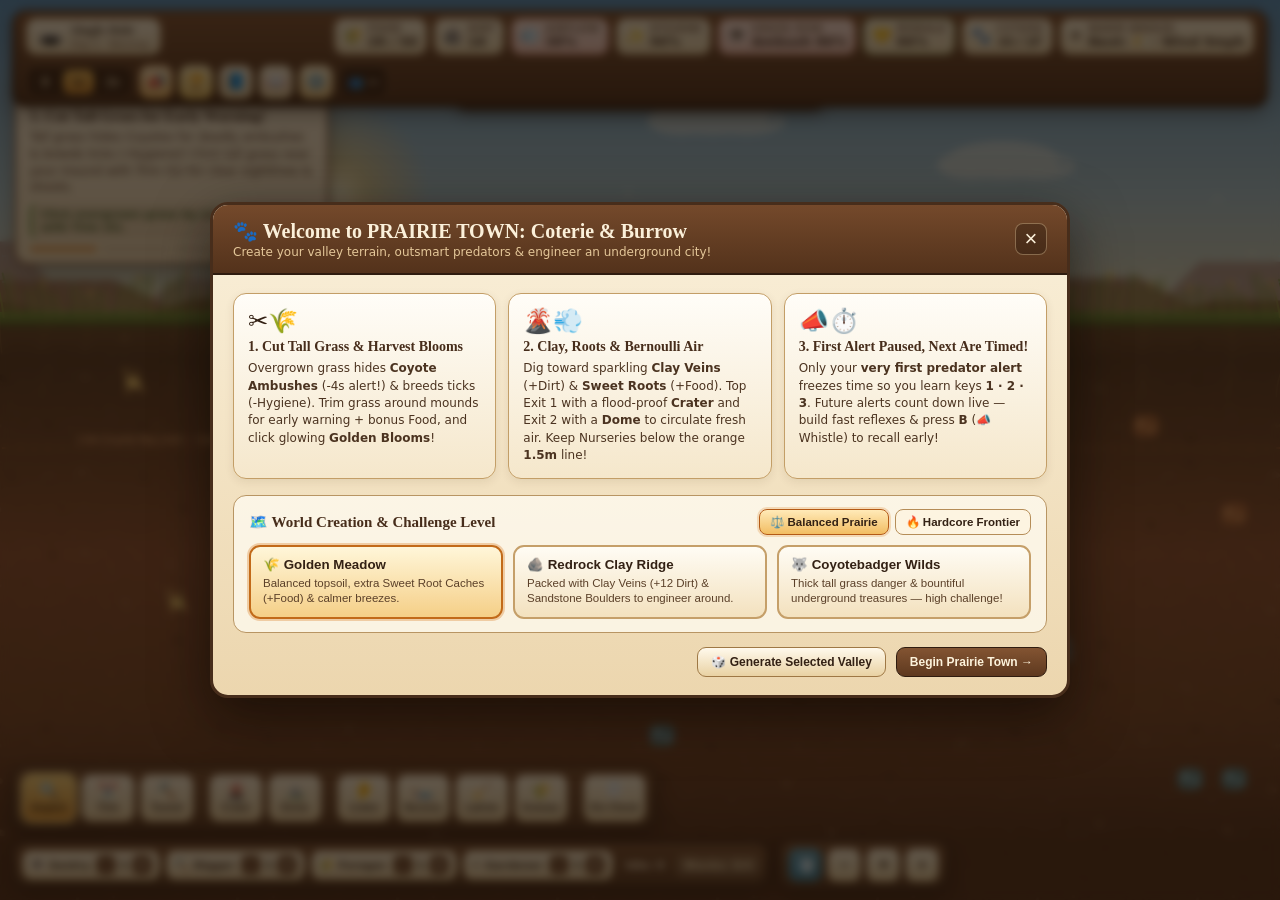
<file: index.html>
<!DOCTYPE html>
<html lang="en">
<head>
  <meta charset="UTF-8" />
  <meta name="viewport" content="width=device-width, initial-scale=1.0, maximum-scale=1.0, user-scalable=no" />
  <title>PRAIRIE TOWN: Coterie &amp; Burrow — Colony Survival Game</title>
  <meta name="description" content="Play PRAIRIE TOWN: Coterie &amp; Burrow, a free browser colony survival simulation. Dig deep burrows, engineer Bernoulli airflow mounds, decode prairie dog alarm calls, forage, and guide your coterie to self-sustaining survival." />
  <meta name="keywords" content="Prairie Town, prairie dog game, colony simulation, browser game, burrow builder, survival simulation, HTML5 canvas game" />
  <meta name="robots" content="index, follow" />
  <link rel="canonical" href="https://prairie-town.onrender.com/" />
  <meta property="og:type" content="website" />
  <meta property="og:url" content="https://prairie-town.onrender.com/" />
  <meta property="og:title" content="PRAIRIE TOWN: Coterie &amp; Burrow" />
  <meta property="og:description" content="Dig burrows, balance Bernoulli airflow mounds, decode sentry alarms against hawks and coyotes, and lead your prairie dog colony to autonomous survival." />
  <meta name="twitter:card" content="summary" />
  <meta name="twitter:title" content="PRAIRIE TOWN: Coterie &amp; Burrow" />
  <meta name="twitter:description" content="Free browser prairie dog colony survival simulation with burrow engineering, predator alarms, and dynamic weather." />
  <link rel="icon" href="data:image/svg+xml,<svg xmlns='http://www.w3.org/2000/svg' viewBox='0 0 100 100'><text y='.9em' font-size='90'>🐾</text></svg>" />
  <link rel="stylesheet" href="css/styles.css" />
</head>
<body>
  <div id="app-shell">
    <!-- Full-Screen Cutaway Canvas -->
    <canvas id="game-canvas" aria-label="Prairie Town cutaway world"></canvas>

    <!-- Top Wooden / Parchment HUD Bar -->
    <header id="top-hud" class="hud-wood-bar">
      <div class="hud-left">
        <button id="btn-rank-badge" class="hud-rank-pill" title="View Colony Rank &amp; Progression">
          <span id="hud-rank-icon" class="rank-icon">🕳️</span>
          <div class="rank-text">
            <span id="hud-rank-title" class="rank-title">Single Hole</span>
            <span id="hud-day-time" class="rank-sub">Day 1 · Morning</span>
          </div>
        </button>
      </div>

      <div class="hud-resources" aria-label="Colony Resources">
        <div id="pill-food" class="res-pill" title="Food Stores (Seeds &amp; Dry Grass) — build Granaries to expand storage">
          <span class="res-ico">🌾</span>
          <div class="res-meta">
            <span class="res-label">Food</span>
            <span id="hud-food" class="res-val">28 / 50</span>
          </div>
        </div>

        <div class="res-pill" title="Packed Dirt — excavated from tunnels to build Crater &amp; Dome Mounds">
          <span class="res-ico">🪨</span>
          <div class="res-meta">
            <span class="res-label">Dirt</span>
            <span id="hud-dirt" class="res-val">18</span>
          </div>
        </div>

        <div id="pill-airflow" class="res-pill" title="Fresh Airflow % — Connect a Crater Mound + Dome Mound for Bernoulli ventilation!">
          <span class="res-ico">💨</span>
          <div class="res-meta">
            <span class="res-label">Airflow</span>
            <span id="hud-airflow" class="res-val">42%</span>
          </div>
          <span id="hud-bernoulli-tag" class="mini-tag hidden">Bernoulli</span>
        </div>

        <div id="pill-hygiene" class="res-pill" title="Colony Hygiene % — Build a Latrine, assign Gardeners &amp; trim tick-heavy tall grass">
          <span class="res-ico">✨</span>
          <div class="res-meta">
            <span class="res-label">Hygiene</span>
            <span id="hud-hygiene" class="res-val">88%</span>
          </div>
        </div>

        <div id="pill-sightline" class="res-pill" title="Perimeter Grass &amp; Sightlines — Tall grass hides Coyote ambushes &amp; drains Hygiene!">
          <span class="res-ico">👁️</span>
          <div class="res-meta">
            <span class="res-label">Grass Risk</span>
            <span id="hud-grass-risk" class="res-val">High</span>
          </div>
        </div>

        <div id="pill-morale" class="res-pill" title="Colony Morale % — Driven by Food, Bernoulli Airflow, Hygiene &amp; Alarm defense">
          <span class="res-ico">💛</span>
          <div class="res-meta">
            <span class="res-label">Morale</span>
            <span id="hud-morale" class="res-val">86%</span>
          </div>
        </div>

        <button id="btn-roster" class="res-pill clickable" title="Population (Adults / Pups) — Click to view Coterie Roster">
          <span class="res-ico">🐾</span>
          <div class="res-meta">
            <span class="res-label">Coterie</span>
            <span id="hud-pop" class="res-val">4A / 1P</span>
          </div>
        </button>

        <div id="pill-weather" class="res-pill weather-pill" title="Current Weather, Wind &amp; Upcoming Forecast">
          <span id="hud-weather-ico" class="res-ico">☀️</span>
          <div class="res-meta">
            <span id="hud-weather-label" class="res-label">Warm Breeze</span>
            <span id="hud-weather-forecast" class="res-val">Next: 🌤️</span>
          </div>
        </div>

        <div id="megatown-scale-pill" class="res-pill megatown-pill hidden" title="1900 Texas Mega-Town Scale">
          <span class="res-ico">👑</span>
          <div class="res-meta">
            <span class="res-label">Texas Scale</span>
            <span id="hud-megatown-pop" class="res-val">0</span>
          </div>
        </div>
      </div>

      <div class="hud-right">
        <div class="speed-group" role="group" aria-label="Simulation Speed">
          <button id="btn-speed-0" class="speed-btn" data-speed="0" title="Pause (Space)">⏸</button>
          <button id="btn-speed-1" class="speed-btn active" data-speed="1" title="Normal Speed">1x</button>
          <button id="btn-speed-2" class="speed-btn" data-speed="2" title="Fast Speed">2x</button>
        </div>

        <button id="btn-whistle" class="hud-icon-btn whistle-btn" title="Recall Whistle: Dive surface dogs underground (B)">
          <span>📣</span>
        </button>

        <button id="btn-skills" class="hud-icon-btn skills-btn" title="Skills, Achievements &amp; Final Autonomous Goal (U)">
          <span>🏆</span>
          <span id="hud-sp-badge" class="sp-badge hidden">0</span>
        </button>

        <button id="btn-manual" class="hud-icon-btn" title="Opening Guide &amp; User Manual (H / ?)">
          <span>📘</span>
        </button>

        <button id="btn-almanac" class="hud-icon-btn" title="Prairie Almanac (Science Field Guide)">
          <span>📖</span>
          <span id="almanac-badge" class="notif-dot hidden"></span>
        </button>

        <button id="btn-settings" class="hud-icon-btn settings-btn" title="Settings &amp; Save Data (Esc)">
          <span>⚙️</span>
        </button>

        <div id="player-count-pill" class="players-badge" title="Total Players Played (Global Static Site Counter)">
          <span>👥</span>
          <span id="hud-players-count">—</span>
        </div>
      </div>
    </header>

    <!-- Compact 90m Valley Minimap (Click or drag to pan across colonies) -->
    <div id="minimap-wrap" class="minimap-wrap" title="90m Valley Radar — Click or drag to jump camera across your coteries">
      <canvas id="minimap-canvas" width="360" height="28" aria-label="90m Prairie Valley Minimap"></canvas>
    </div>

    <!-- Guided First Day Card (Advances when you act or click Next — never rushes you!) -->
    <aside id="tutorial-card" class="parchment-panel tutorial-card">
      <div class="tutorial-header">
        <span class="tutorial-badge">Day 1 Guide</span>
        <div style="display:flex;gap:8px;align-items:center">
          <button id="btn-next-tutorial" class="text-link-btn" style="font-weight:700;color:#6c3c16">Next →</button>
          <button id="btn-skip-tutorial" class="text-link-btn">Skip Guide</button>
        </div>
      </div>
      <h3 id="tutorial-title">1. Sightlines &amp; Foraging</h3>
      <p id="tutorial-text">Tall grass hides Coyotes! Select Trim Grass (G) and click tall grass by your mound.</p>
      <div id="tutorial-hint" class="tutorial-hint">Click tall grass near the mound with Trim Grass tool.</div>
      <div class="tutorial-dots" id="tutorial-dots">
        <span class="t-dot active"></span>
        <span class="t-dot"></span>
        <span class="t-dot"></span>
        <span class="t-dot"></span>
      </div>
    </aside>

    <!-- Status Toast Container -->
    <div id="toast-stack" class="toast-stack" aria-live="polite"></div>

    <!-- Clear Pause Indicator (click to resume) -->
    <button id="pause-banner" class="pause-banner hidden" title="Click or press Space to resume">
      ⏸ Game Paused — Click or press Space to resume
    </button>

    <!-- Contextual Inspector Panel (Prairie Dog, Chamber, Mound, or Coterie Roster) -->
    <aside id="inspector-panel" class="parchment-panel inspector-panel hidden">
      <div class="inspector-head">
        <h3 id="inspector-title">Inspector</h3>
        <button id="btn-close-inspector" class="close-x" aria-label="Close Inspector">&times;</button>
      </div>
      <div id="inspector-body" class="inspector-body"></div>
    </aside>

    <!-- Tactical Semantic Alarm Call Mini-Game Overlay -->
    <section id="alarm-overlay" class="alarm-overlay hidden" role="dialog" aria-label="Semantic Alarm Call">
      <div class="alarm-card">
        <div class="alarm-top">
          <span class="alarm-siren">📣 SENTRY ALERT!</span>
          <span id="alarm-spotter" class="alarm-spotter">Pip spotted a threat!</span>
          <span id="alarm-timer-text" class="alarm-timer-text">5.0s</span>
        </div>
        <div class="alarm-clue-row">
          <span id="alarm-clue-icon" class="alarm-clue-icon">🦅</span>
          <div>
            <div id="alarm-clue-title" class="alarm-clue-title">Fast Aerial Shadow</div>
            <div id="alarm-clue-desc" class="alarm-clue-desc">Match the semantic warning call to trigger an adrenaline dive burst!</div>
          </div>
        </div>
        <div class="alarm-progress-track">
          <div id="alarm-progress-fill" class="alarm-progress-fill"></div>
        </div>
        <div class="alarm-buttons">
          <button class="alarm-call-btn" data-call="hawk_chirp">
            <span class="call-key">1</span>
            <span class="call-wave">⚡</span>
            <div class="call-info">
              <strong>High-Pitch Dive Chirp</strong>
              <small>Fast Hawk</small>
            </div>
          </button>
          <button class="alarm-call-btn" data-call="coyote_bark">
            <span class="call-key">2</span>
            <span class="call-wave">〰️</span>
            <div class="call-info">
              <strong>Rhythmic Ground Bark</strong>
              <small>Stalking Coyote</small>
            </div>
          </button>
          <button class="alarm-call-btn" data-call="human_whistle">
            <span class="call-key">3</span>
            <span class="call-wave">━</span>
            <div class="call-info">
              <strong>Long Low Whistle</strong>
              <small>Passing Human</small>
            </div>
          </button>
        </div>
      </div>
    </section>

    <!-- Mega-Town Ascension / Rank Info Modal -->
    <div id="rank-modal" class="modal-backdrop hidden" role="dialog" aria-modal="true">
      <div class="modal-card parchment-modal">
        <div class="modal-head">
          <h2 id="rank-modal-heading">Colony Progression</h2>
          <button class="close-x modal-close" data-close="rank-modal">&times;</button>
        </div>
        <div id="rank-modal-body" class="modal-body"></div>
      </div>
    </div>

    <!-- Bottom Tool & Coterie Control Dock -->
    <footer id="bottom-dock" class="bottom-dock">
      <div class="dock-section tools-strip" role="toolbar" aria-label="Dig &amp; Engineering Tools">
        <button class="tool-btn active" data-tool="select" title="Inspect &amp; Select (V)">
          <span class="t-ico">🔍</span><span class="t-lbl">Inspect</span>
        </button>
        <button class="tool-btn" data-tool="trim" title="Trim Tall Grass for Sightlines (G)">
          <span class="t-ico">✂️</span><span class="t-lbl">Trim</span>
        </button>
        <button class="tool-btn" data-tool="tunnel" title="Carve Underground Tunnel (T)">
          <span class="t-ico">⛏️</span><span class="t-lbl">Tunnel</span>
        </button>
        <div class="dock-divider"></div>
        <button class="tool-btn" data-tool="crater" title="Crater Mound: 10 Dirt · Flood barrier + Bernoulli exhaust (C)">
          <span class="t-ico">🌋</span><span class="t-lbl">Crater</span>
        </button>
        <button class="tool-btn" data-tool="dome" title="Dome Mound: 6 Dirt · Bernoulli fresh air intake (D)">
          <span class="t-ico">⛰️</span><span class="t-lbl">Dome</span>
        </button>
        <div class="dock-divider"></div>
        <button class="tool-btn" data-tool="listening" title="Listening Chamber: 2 Dirt · Entrance safety alcove (L)">
          <span class="t-ico">👂</span><span class="t-lbl">Listen</span>
        </button>
        <button class="tool-btn" data-tool="nursery" title="Nursery: 6 Food · Deep (>1.5m) pup sanctuary (N)">
          <span class="t-ico">🛏️</span><span class="t-lbl">Nursery</span>
        </button>
        <button class="tool-btn" data-tool="latrine" title="Latrine: 2 Dirt · Keeps Hygiene % high (R)">
          <span class="t-ico">🧹</span><span class="t-lbl">Latrine</span>
        </button>
        <button class="tool-btn" data-tool="granary" title="Granary: 3 Dirt · Stores seeds for storms (F)">
          <span class="t-ico">🌾</span><span class="t-lbl">Granary</span>
        </button>
        <div class="dock-divider"></div>
        <button id="btn-tool-kin" class="tool-btn" data-tool="kin_check" title="Tooth-Touch Kin Check at Neighbor Border (K)">
          <span class="t-ico">🦷</span><span class="t-lbl">Kin Check</span>
        </button>
      </div>

      <div class="dock-right-cluster">
        <!-- Quick Coterie Role Counters -->
        <div class="dock-section roles-strip" aria-label="Coterie Roles">
          <div class="role-chip" data-role="sentry" title="Sentries watch from mounds">
            <span>👁️</span>
            <span class="role-name">Sentry</span>
            <button class="role-adj" data-role="sentry" data-delta="-1" aria-label="Remove Sentry">-</button>
            <strong id="cnt-sentry">1</strong>
            <button class="role-adj" data-role="sentry" data-delta="1" aria-label="Add Sentry">+</button>
          </div>
          <div class="role-chip" data-role="digger" title="Diggers carve tunnels &amp; build mounds">
            <span>⛏️</span>
            <span class="role-name">Digger</span>
            <button class="role-adj" data-role="digger" data-delta="-1" aria-label="Remove Digger">-</button>
            <strong id="cnt-digger">1</strong>
            <button class="role-adj" data-role="digger" data-delta="1" aria-label="Add Digger">+</button>
          </div>
          <div class="role-chip" data-role="forager" title="Foragers collect prairie seeds">
            <span>🌾</span>
            <span class="role-name">Forager</span>
            <button class="role-adj" data-role="forager" data-delta="-1" aria-label="Remove Forager">-</button>
            <strong id="cnt-forager">1</strong>
            <button class="role-adj" data-role="forager" data-delta="1" aria-label="Add Forager">+</button>
          </div>
          <div class="role-chip" data-role="gardener" title="Gardeners trim tall grass &amp; clean chambers">
            <span>✂️</span>
            <span class="role-name">Gardener</span>
            <button class="role-adj" data-role="gardener" data-delta="-1" aria-label="Remove Gardener">-</button>
            <strong id="cnt-gardener">1</strong>
            <button class="role-adj" data-role="gardener" data-delta="1" aria-label="Add Gardener">+</button>
          </div>
          <span id="cnt-idle-badge" class="idle-badge" title="Unassigned resting adults">Idle: 0</span>
          <span id="hud-queue-cap" class="queue-badge" title="Active Queued Work Blocks / Max Blueprint Capacity">Blocks: 0/4</span>
        </div>

        <!-- Camera & Overlay Controls -->
        <div class="dock-section cam-strip">
          <button id="btn-toggle-airflow" class="cam-btn active" title="Toggle Bernoulli Airflow Streamlines">💨</button>
          <button id="btn-zoom-out" class="cam-btn" title="Zoom Out (-)">−</button>
          <button id="btn-cam-reset" class="cam-btn" title="Center Camera on Colony">⌖</button>
          <button id="btn-zoom-in" class="cam-btn" title="Zoom In (+)">+</button>
        </div>
      </div>
    </footer>

    <!-- Hover Tooltip on Canvas -->
    <div id="canvas-tooltip" class="canvas-tooltip hidden"></div>

    <!-- Settings Modal (Pauses Gameplay When Open) -->
    <div id="settings-modal" class="modal-backdrop hidden" role="dialog" aria-modal="true" aria-labelledby="settings-title">
      <div class="modal-card parchment-modal settings-modal">
        <div class="modal-head">
          <h2 id="settings-title">⚙️ Prairie Town Settings</h2>
          <button class="close-x modal-close" data-close="settings-modal">&times;</button>
        </div>

        <div class="modal-body settings-grid">
          <!-- Audio Settings -->
          <section class="settings-section">
            <h3>🔊 Synthesized Audio</h3>
            <div class="setting-row">
              <label for="opt-mute">Mute All Audio</label>
              <label class="switch">
                <input type="checkbox" id="opt-mute" />
                <span class="slider-toggle"></span>
              </label>
            </div>
            <div class="setting-row slider-row">
              <label for="opt-master-vol">Master Volume <span id="lbl-master-vol">80%</span></label>
              <input type="range" id="opt-master-vol" min="0" max="100" value="80" />
            </div>
            <div class="setting-row slider-row">
              <label for="opt-sfx-vol">Sound Effects (Chirps, Digging) <span id="lbl-sfx-vol">85%</span></label>
              <input type="range" id="opt-sfx-vol" min="0" max="100" value="85" />
            </div>
            <div class="setting-row slider-row">
              <label for="opt-amb-vol">Nature Ambience (Wind, Rain) <span id="lbl-amb-vol">65%</span></label>
              <input type="range" id="opt-amb-vol" min="0" max="100" value="65" />
            </div>
          </section>

          <!-- Visual & Gameplay Options -->
          <section class="settings-section">
            <h3>🌾 Visuals &amp; Pacing</h3>
            <div class="setting-row">
              <label for="opt-shake">Screen Shake</label>
              <label class="switch">
                <input type="checkbox" id="opt-shake" checked />
                <span class="slider-toggle"></span>
              </label>
            </div>
            <div class="setting-row">
              <label for="opt-airflow">Airflow Streamline Overlay</label>
              <label class="switch">
                <input type="checkbox" id="opt-airflow" checked />
                <span class="slider-toggle"></span>
              </label>
            </div>
            <div class="setting-row">
              <label for="opt-particles">Particle Density</label>
              <select id="opt-particles" class="parchment-select">
                <option value="high">High (Lush Prairie)</option>
                <option value="low">Low (Performance)</option>
              </select>
            </div>
            <div class="setting-row">
              <label for="opt-pacing">Challenge Mode</label>
              <select id="opt-pacing" class="parchment-select">
                <option value="cozy">Balanced Prairie (Challenging)</option>
                <option value="wild">Hardcore Frontier (Deadly Stakes)</option>
              </select>
            </div>
          </section>

          <!-- Save Data Controls -->
          <section class="settings-section save-section">
            <h3>💾 Colony Save Data</h3>
            <div class="save-status-row">
              <span id="save-status-text" class="save-status">Auto-save ready</span>
              <button id="btn-manual-save" class="wood-btn">Save Now</button>
            </div>

            <div class="save-code-box">
              <label for="save-code-area">Export / Import JSON Save Code</label>
              <textarea id="save-code-area" rows="3" placeholder="Click 'Export Save Code' to generate JSON, or paste a save code here to import..."></textarea>
              <div class="save-btn-row">
                <button id="btn-export-save" class="parchment-btn">Copy / Export JSON</button>
                <button id="btn-import-save" class="parchment-btn">Paste / Import JSON</button>
              </div>
              <div id="save-feedback" class="save-feedback"></div>
            </div>

            <div class="reset-zone">
              <button id="btn-reset-colony" class="danger-btn">Reset Colony</button>
              <div id="reset-confirm-box" class="reset-confirm hidden">
                <span>Start a brand-new colony? Current unsaved progress will be cleared.</span>
                <button id="btn-reset-confirm" class="danger-btn">Confirm Reset</button>
                <button id="btn-reset-cancel" class="parchment-btn">Cancel</button>
              </div>
            </div>
          </section>
        </div>
      </div>
    </div>

    <!-- Prairie Almanac Modal (Pauses Gameplay When Open) -->
    <div id="almanac-modal" class="modal-backdrop hidden" role="dialog" aria-modal="true" aria-labelledby="almanac-title">
      <div class="modal-card parchment-modal almanac-modal">
        <div class="modal-head">
          <div>
            <h2 id="almanac-title">📖 Prairie Almanac — Real Science &amp; Field Notes</h2>
            <p id="almanac-progress" class="modal-sub">0 / 9 Discoveries Unlocked</p>
          </div>
          <button class="close-x modal-close" data-close="almanac-modal">&times;</button>
        </div>
        <div id="almanac-grid" class="almanac-grid"></div>
      </div>
    </div>

    <!-- Opening Welcome, Quick Guide & World Creation Modal -->
    <div id="welcome-modal" class="modal-backdrop hidden" role="dialog" aria-modal="true" aria-labelledby="welcome-title">
      <div class="modal-card parchment-modal welcome-modal">
        <div class="modal-head welcome-head">
          <div>
            <h2 id="welcome-title">🐾 Welcome to PRAIRIE TOWN: Coterie &amp; Burrow</h2>
            <p class="modal-sub">Create your valley terrain, outsmart predators &amp; engineer an underground city!</p>
          </div>
          <button class="close-x modal-close" data-close="welcome-modal">&times;</button>
        </div>
        <div class="modal-body welcome-body">
          <div class="welcome-pillars">
            <div class="pillar-card">
              <div class="pillar-ico">✂️🌾</div>
              <h4>1. Cut Tall Grass &amp; Harvest Blooms</h4>
              <p>Overgrown grass hides <strong>Coyote Ambushes</strong> (-4s alert!) &amp; breeds ticks (-Hygiene). Trim grass around mounds for early warning + bonus Food, and click glowing <strong>Golden Blooms</strong>!</p>
            </div>
            <div class="pillar-card">
              <div class="pillar-ico">🌋💨</div>
              <h4>2. Clay, Roots &amp; Bernoulli Air</h4>
              <p>Dig toward sparkling <strong>Clay Veins</strong> (+Dirt) &amp; <strong>Sweet Roots</strong> (+Food). Top Exit 1 with a flood-proof <strong>Crater</strong> and Exit 2 with a <strong>Dome</strong> to circulate fresh air. Keep Nurseries below the orange <strong>1.5m</strong> line!</p>
            </div>
            <div class="pillar-card">
              <div class="pillar-ico">📣⏱️</div>
              <h4>3. First Alert Paused, Next Are Timed!</h4>
              <p>Only your <strong>very first predator alert</strong> freezes time so you learn keys <strong>1 · 2 · 3</strong>. Future alerts count down live — build fast reflexes &amp; press <strong>B</strong> (📣 Whistle) to recall early!</p>
            </div>
          </div>

          <div class="world-gen-panel">
            <div class="world-gen-head">
              <h3>🗺️ World Creation &amp; Challenge Level</h3>
              <div class="pacing-toggle-row" role="group" aria-label="Challenge Mode">
                <button class="pacing-choice-btn active" data-pacing="cozy">⚖️ Balanced Prairie</button>
                <button class="pacing-choice-btn" data-pacing="wild">🔥 Hardcore Frontier</button>
              </div>
            </div>
            <div class="world-style-grid" id="world-style-grid">
              <button class="world-style-card active" data-world-style="meadow">
                <strong>🌾 Golden Meadow</strong>
                <small>Balanced topsoil, extra Sweet Root Caches (+Food) &amp; calmer breezes.</small>
              </button>
              <button class="world-style-card" data-world-style="canyon">
                <strong>🪨 Redrock Clay Ridge</strong>
                <small>Packed with Clay Veins (+12 Dirt) &amp; Sandstone Boulders to engineer around.</small>
              </button>
              <button class="world-style-card" data-world-style="frontier">
                <strong>🐺 Coyotebadger Wilds</strong>
                <small>Thick tall grass danger &amp; bountiful underground treasures — high challenge!</small>
              </button>
            </div>
          </div>

          <div class="welcome-actions">
            <button id="btn-welcome-reseed" class="parchment-btn">🎲 Generate Selected Valley</button>
            <button id="btn-welcome-start" class="wood-btn welcome-start-btn">Begin Prairie Town →</button>
          </div>
        </div>
      </div>
    </div>

    <!-- Skills, Achievements & Grand Victory Goal Modal -->
    <div id="skills-modal" class="modal-backdrop hidden" role="dialog" aria-modal="true" aria-labelledby="skills-title">
      <div class="modal-card parchment-modal almanac-modal">
        <div class="modal-head">
          <div>
            <h2 id="skills-title">🏆 Skills, Achievements &amp; Grand Prairie Goal</h2>
            <p id="skills-sp-summary" class="modal-sub">Available Skill Points: 0 SP · Earn SP from Achievements!</p>
          </div>
          <button class="close-x modal-close" data-close="skills-modal">&times;</button>
        </div>
        <div id="skills-modal-body" class="modal-body"></div>
      </div>
    </div>

    <!-- Autonomous Colony Victory Modal -->
    <div id="victory-modal" class="modal-backdrop hidden" role="dialog" aria-modal="true" aria-labelledby="victory-title">
      <div class="modal-card parchment-modal welcome-modal">
        <div class="modal-head">
          <div>
            <h2 id="victory-title">👑 GRAND AUTONOMOUS PRAIRIE TOWN ACHIEVED!</h2>
            <p class="modal-sub">Your 90m valley &amp; 6 Coteries are now united and 100% self-sustaining!</p>
          </div>
          <button class="close-x modal-close" data-close="victory-modal">&times;</button>
        </div>
        <div class="modal-body" style="display:flex;flex-direction:column;gap:14px">
          <div class="pillar-card">
            <h4>✨ Autonomous Stewardship Active</h4>
            <p>Congratulations! Your Prairie Town now <strong>runs &amp; defends itself completely on its own</strong> without needing any help:</p>
            <ul style="margin-top:8px;padding-left:18px;font-size:12.5px;display:flex;flex-direction:column;gap:4px">
              <li><strong>Autonomous Sentries</strong> automatically sound the exact matching Hawk, Coyote &amp; Human semantic calls — no popups will interrupt you!</li>
              <li><strong>Balanced Self-Governance:</strong> Maturing pups automatically reinforce Sentries, Foragers &amp; Gardeners to keep Food, Hygiene &amp; Bernoulli airflow thriving endlessly.</li>
              <li><strong>400M Mega-Town Scale:</strong> Watch your living prairie ecosystem prosper indefinitely as you expand wards!</li>
            </ul>
          </div>
          <div class="welcome-actions">
            <button id="btn-victory-new" class="parchment-btn">🗺️ Start New Valley</button>
            <button id="btn-victory-continue" class="wood-btn welcome-start-btn">Watch Autonomous Colony →</button>
          </div>
        </div>
      </div>
    </div>

    <!-- Simple User Manual Modal (Pauses Gameplay When Open) -->
    <div id="manual-modal" class="modal-backdrop hidden" role="dialog" aria-modal="true" aria-labelledby="manual-title">
      <div class="modal-card parchment-modal almanac-modal">
        <div class="modal-head">
          <div>
            <h2 id="manual-title">📘 Prairie Town — Simple User Manual</h2>
            <p class="modal-sub">Game is paused while you read. Take your time!</p>
          </div>
          <div style="display:flex;gap:8px;align-items:center">
            <button id="btn-open-welcome" class="parchment-btn">🗺️ Valley Maker / Intro</button>
            <button class="close-x modal-close" data-close="manual-modal">&times;</button>
          </div>
        </div>
        <div class="modal-body manual-body">
          <section class="manual-card">
            <h3>1. Camera &amp; Basic Controls</h3>
            <ul>
              <li><strong>Pan Camera:</strong> Drag anywhere on the screen, use <strong>WASD / Arrow Keys</strong>, or click/drag the <strong>90m Valley Radar Bar</strong> at top center.</li>
              <li><strong>Zoom:</strong> Mouse wheel, or click <strong>+ / −</strong> in the bottom-right dock. Click <strong>⌖</strong> to recenter.</li>
              <li><strong>Pause / Speed:</strong> Press <strong>Space</strong> to pause anytime, or click <strong>⏸ / 1x / 2x</strong> at the top-right.</li>
              <li><strong>Brush &amp; Cancel:</strong> Hold <strong>Shift + Drag</strong> with Tunnel or Trim to paint multiple tiles; <strong>Right-click</strong> any dashed task tile to cancel &amp; refund resources.</li>
            </ul>
          </section>

          <section class="manual-card">
            <h3>2. How to Build Your Colony (5 Easy Steps)</h3>
            <ol>
              <li><strong>Trim Tall Grass (✂️ Trim):</strong> Click tall grass near your hole so your Sentry spots sneaky Coyotes early.</li>
              <li><strong>Dig Tunnels (⛏️ Tunnel):</strong> Click soil next to your starting tunnel to dig deeper and sideways (+4 Dirt each).</li>
              <li><strong>Create Bernoulli Fresh Air:</strong> Pack a <strong>🌋 Crater Mound</strong> on your first hole (blocks rain floods!), dig another tunnel up to a second surface exit, and build a <strong>⛰️ Dome Mound</strong>. Air will visibly flow down the Dome and out the Crater!</li>
              <li><strong>Carve Specialized Chambers:</strong>
                <ul>
                  <li><strong>👂 Listen:</strong> Right next to an entrance shaft (dogs pause to listen for danger before exiting).</li>
                  <li><strong>🌾 Granary:</strong> Underground room to store extra Food for storms.</li>
                  <li><strong>🧹 Latrine:</strong> Side room to keep Colony Hygiene % high.</li>
                  <li><strong>🛏️ Nursery:</strong> Dig <strong>below the orange 1.5m Coyote Dig Limit line</strong> so pups grow safely!</li>
                </ul>
              </li>
              <li><strong>Expand via Tooth-Touch (🦷 Kin Check):</strong> Dig sideways until you touch a glowing dashed Neighbor Border, then click <strong>Kin Check</strong> (or click the border with Inspect) to welcome neighbor prairie dogs!</li>
            </ol>
          </section>

          <section class="manual-card">
            <h3>3. Predator Alarms (1st Paused, Then Timed!)</h3>
            <p>Your <strong>first alert pauses</strong> so you can read calmly. After that, every alert runs on a <strong>live timer</strong>! Match keys <strong>1</strong>, <strong>2</strong>, or <strong>3</strong>:</p>
            <ul>
              <li><strong>1 · High-Pitch Dive Chirp:</strong> Fast soaring 🦅 <strong>Hawk</strong></li>
              <li><strong>2 · Rhythmic Ground Bark:</strong> Stalking 🐺 <strong>Coyote</strong> (Short grass gives +3s; Tall grass = Ambush!)</li>
              <li><strong>3 · Long Low Whistle:</strong> Tall striding 🥾 <strong>Human</strong></li>
            </ul>
          </section>

          <section class="manual-card">
            <h3>4. Coterie Roles (Bottom-Right Bar)</h3>
            <ul>
              <li><strong>👁️ Sentry:</strong> Stands atop mounds to scan sightlines and spot predators early.</li>
              <li><strong>⛏️ Digger:</strong> Excavates queued tunnels/rooms and builds Crater &amp; Dome mounds.</li>
              <li><strong>🌾 Forager:</strong> Gathers prairie seeds &amp; dry grass on sunny days to refill Food.</li>
              <li><strong>✂️ Gardener:</strong> Automatically trims grass near entrances and keeps rooms tidy.</li>
            </ul>
          </section>

          <section class="manual-card">
            <h3>5. Quick Shortcuts</h3>
            <div class="shortcut-grid">
              <span><b>Space</b> Pause / Play</span>
              <span><b>V / Esc</b> Inspect Tool</span>
              <span><b>G</b> Trim Grass</span>
              <span><b>T</b> Carve Tunnel</span>
              <span><b>C</b> Crater Mound</span>
              <span><b>D</b> Dome Mound</span>
              <span><b>L</b> Listening Room</span>
              <span><b>N</b> Nursery (&gt;1.5m)</span>
              <span><b>R</b> Latrine</span>
              <span><b>F</b> Granary</span>
              <span><b>K</b> Kin Check</span>
              <span><b>B</b> Recall Whistle</span>
              <span><b>U</b> Skills &amp; Goal</span>
              <span><b>H / ?</b> Open Manual</span>
            </div>
          </section>
        </div>
      </div>
    </div>
  </div>

  <!-- Game Modules (ordered cleanly so file:// and http:// both work with zero build tools) -->
  <script defer src="js/constants.js"></script>
  <script defer src="js/audio.js"></script>
  <script defer src="js/world.js"></script>
  <script defer src="js/entities.js"></script>
  <script defer src="js/renderer.js"></script>
  <script defer src="js/ui.js"></script>
  <script defer src="js/game.js"></script>
</body>
</html>
</file>
<file: css/styles.css>
/* ============================================================================
   PRAIRIE TOWN: Coterie & Burrow
   Warm golden-hour storybook parchment & carved prairie cedar aesthetic
   ============================================================================ */

:root {
  --wood-dark: #472d1b;
  --wood-mid: #6b452a;
  --wood-light: #8f603c;
  --wood-border: #2f1c0f;
  --parchment-bg: #f6ebd4;
  --parchment-deep: #ead7b3;
  --parchment-border: #b89563;
  --ink-dark: #332114;
  --ink-muted: #6e523a;
  --accent-amber: #d9822b;
  --accent-gold: #f0b849;
  --accent-green: #588c3a;
  --accent-sky: #4a8eb0;
  --accent-danger: #c64734;
  --shadow-soft: 0 8px 24px rgba(38, 22, 10, 0.32);
  --font-display: Georgia, 'Palatino Linotype', 'Book Antiqua', serif;
  --font-ui: 'Segoe UI', system-ui, -apple-system, sans-serif;
}

* {
  box-sizing: border-box;
  margin: 0;
  padding: 0;
}

html, body {
  width: 100%;
  height: 100%;
  overflow: hidden;
  background: #2b1e16;
  color: var(--ink-dark);
  font-family: var(--font-ui);
  user-select: none;
  -webkit-user-select: none;
}

.hidden {
  display: none !important;
}

#app-shell {
  position: relative;
  width: 100vw;
  height: 100vh;
  overflow: hidden;
}

#game-canvas {
  display: block;
  width: 100%;
  height: 100%;
  cursor: grab;
  touch-action: none;
}

#game-canvas.tool-cursor {
  cursor: crosshair;
}

#game-canvas.panning {
  cursor: grabbing;
}

/* ==================== TOP WOODEN & PARCHMENT HUD ==================== */
.hud-wood-bar {
  position: absolute;
  top: 10px;
  left: 12px;
  right: 12px;
  min-height: 54px;
  display: flex;
  align-items: center;
  justify-content: space-between;
  gap: 10px;
  padding: 6px 12px;
  border-radius: 14px;
  background: linear-gradient(180deg, #7c5031 0%, #5b3820 65%, #492b17 100%);
  border: 2px solid var(--wood-border);
  box-shadow:
    inset 0 1px 0 rgba(255, 228, 179, 0.3),
    inset 0 -2px 4px rgba(0, 0, 0, 0.35),
    0 6px 18px rgba(25, 14, 6, 0.42);
  z-index: 20;
  flex-wrap: wrap;
}

.hud-left, .hud-right {
  display: flex;
  align-items: center;
  gap: 6px;
}

.hud-rank-pill {
  display: flex;
  align-items: center;
  gap: 8px;
  padding: 4px 11px;
  border-radius: 10px;
  border: 1.5px solid #c9a165;
  background: linear-gradient(180deg, #fbf3df 0%, #ead5ad 100%);
  color: var(--ink-dark);
  cursor: pointer;
  transition: transform 0.14s ease, box-shadow 0.14s ease;
}

.hud-rank-pill:hover {
  transform: translateY(-1px);
  box-shadow: 0 3px 10px rgba(0, 0, 0, 0.25);
}

.rank-icon {
  font-size: 20px;
  line-height: 1;
}

.rank-text {
  display: flex;
  flex-direction: column;
  text-align: left;
}

.rank-title {
  font-family: var(--font-display);
  font-weight: 700;
  font-size: 13px;
  line-height: 1.15;
}

.rank-sub {
  font-size: 11px;
  color: var(--ink-muted);
}

.hud-resources {
  display: flex;
  align-items: center;
  gap: 7px;
  flex-wrap: wrap;
}

.res-pill {
  position: relative;
  display: flex;
  align-items: center;
  gap: 5px;
  padding: 4px 8px;
  border-radius: 10px;
  background: linear-gradient(180deg, #f9efd8 0%, #ebd6ad 100%);
  border: 1.5px solid #b58d55;
  color: var(--ink-dark);
  box-shadow: inset 0 1px 0 rgba(255, 255, 255, 0.7);
  font-size: 11.5px;
}

.res-pill.clickable {
  cursor: pointer;
  transition: transform 0.12s ease;
}

.res-pill.clickable:hover {
  transform: translateY(-1px);
  background: linear-gradient(180deg, #fff6e4 0%, #f1ddb7 100%);
}

.res-pill.warn {
  border-color: #d05838;
  background: linear-gradient(180deg, #fde8e0 0%, #f6cabd 100%);
}

.res-pill.good {
  border-color: #6a9c44;
}

.res-ico {
  font-size: 16px;
  line-height: 1;
}

.res-meta {
  display: flex;
  flex-direction: column;
  line-height: 1.15;
}

.res-label {
  font-size: 10px;
  text-transform: uppercase;
  letter-spacing: 0.4px;
  color: var(--ink-muted);
  font-weight: 700;
}

.res-val {
  font-size: 13px;
  font-weight: 700;
  color: var(--ink-dark);
}

.mini-tag {
  font-size: 10px;
  font-weight: 700;
  padding: 2px 5px;
  border-radius: 6px;
  background: #3d7d8c;
  color: #fff;
  margin-left: 2px;
}

.megatown-pill {
  background: linear-gradient(180deg, #fff0ba 0%, #e7be58 100%);
  border-color: #9e6c13;
}

.speed-group {
  display: flex;
  background: #331e10;
  border-radius: 10px;
  padding: 3px;
  border: 1px solid #8a6242;
  gap: 3px;
}

.speed-btn {
  border: none;
  background: transparent;
  color: #ead7b3;
  font-weight: 700;
  font-size: 12px;
  padding: 5px 9px;
  border-radius: 7px;
  cursor: pointer;
  transition: background 0.15s ease, color 0.15s ease;
}

.speed-btn:hover {
  background: rgba(255, 224, 170, 0.15);
}

.speed-btn.active {
  background: linear-gradient(180deg, #f3be59 0%, #d48829 100%);
  color: #2b1709;
  box-shadow: 0 1px 4px rgba(0, 0, 0, 0.35);
}

.hud-icon-btn {
  position: relative;
  width: 34px;
  height: 34px;
  border-radius: 10px;
  border: 1.5px solid #c9a165;
  background: linear-gradient(180deg, #fbf3df 0%, #e6cea0 100%);
  font-size: 16px;
  display: grid;
  place-items: center;
  cursor: pointer;
  box-shadow: 0 2px 6px rgba(0, 0, 0, 0.28);
  transition: transform 0.14s ease, filter 0.14s ease;
}

.hud-icon-btn:hover {
  transform: translateY(-1px) scale(1.03);
  filter: brightness(1.04);
}

.settings-btn {
  border-color: #f0be67;
  background: linear-gradient(180deg, #fff4d6 0%, #e7c27e 100%);
}

.players-badge {
  height: 34px;
  padding: 0 8px;
  border-radius: 10px;
  background: #331e10;
  border: 1px solid #8a6242;
  color: #f6ebd4;
  font-size: 12px;
  font-weight: 700;
  display: inline-flex;
  align-items: center;
  gap: 4px;
  white-space: nowrap;
  box-shadow: inset 0 1px 0 rgba(255, 224, 170, 0.14);
}

.minimap-wrap {
  position: absolute;
  top: 72px;
  left: 50%;
  transform: translateX(-50%);
  padding: 3px;
  border-radius: 10px;
  background: linear-gradient(180deg, #724729 0%, #4b2d18 100%);
  border: 2px solid var(--wood-border);
  box-shadow: 0 4px 14px rgba(20, 10, 4, 0.42);
  z-index: 16;
  cursor: pointer;
  line-height: 0;
}

#minimap-canvas {
  display: block;
  width: min(360px, 42vw);
  height: 28px;
  border-radius: 6px;
}

@media (max-width: 1180px) {
  .minimap-wrap { top: 112px; }
  .tutorial-card { top: 112px; }
}

@media (max-width: 900px) {
  .minimap-wrap { display: none; }
}

.notif-dot {
  position: absolute;
  top: -3px;
  right: -3px;
  width: 10px;
  height: 10px;
  border-radius: 50%;
  background: #d95232;
  border: 1.5px solid #fff7e6;
}

/* ==================== PARCHMENT PANELS & TUTORIAL ==================== */
.parchment-panel {
  background: linear-gradient(180deg, #faf1dc 0%, #eedbb7 100%);
  border: 2px solid var(--wood-mid);
  border-radius: 14px;
  box-shadow: var(--shadow-soft), inset 0 1px 0 rgba(255, 255, 255, 0.7);
  color: var(--ink-dark);
}

.tutorial-card {
  position: absolute;
  top: 74px;
  left: 14px;
  width: 315px;
  padding: 12px 14px;
  z-index: 15;
}

.tutorial-header {
  display: flex;
  justify-content: space-between;
  align-items: center;
  margin-bottom: 5px;
}

.tutorial-badge {
  font-size: 10px;
  font-weight: 800;
  text-transform: uppercase;
  letter-spacing: 0.6px;
  background: var(--accent-amber);
  color: #fff;
  padding: 2px 8px;
  border-radius: 99px;
}

.text-link-btn {
  border: none;
  background: none;
  color: var(--ink-muted);
  font-size: 11px;
  text-decoration: underline;
  cursor: pointer;
}

.tutorial-card h3 {
  font-family: var(--font-display);
  font-size: 15px;
  margin-bottom: 4px;
}

.tutorial-card p {
  font-size: 12px;
  line-height: 1.4;
  color: #462f1d;
}

.tutorial-hint {
  margin-top: 7px;
  padding: 5px 8px;
  border-radius: 8px;
  background: rgba(143, 96, 60, 0.12);
  border-left: 3px solid var(--accent-green);
  font-size: 11px;
  font-weight: 600;
  color: #365723;
}

.tutorial-dots {
  display: flex;
  gap: 5px;
  margin-top: 8px;
}

.t-dot {
  flex: 1;
  height: 4px;
  border-radius: 4px;
  background: rgba(90, 56, 30, 0.2);
}

.t-dot.done {
  background: var(--accent-green);
}

.t-dot.active {
  background: var(--accent-amber);
}

/* ==================== INSPECTOR PANEL ==================== */
.inspector-panel {
  position: absolute;
  top: 74px;
  right: 14px;
  width: 300px;
  max-height: calc(100vh - 170px);
  display: flex;
  flex-direction: column;
  z-index: 16;
  overflow: hidden;
}

.inspector-head {
  display: flex;
  align-items: center;
  justify-content: space-between;
  padding: 10px 14px;
  background: linear-gradient(180deg, #74492b 0%, #56341d 100%);
  color: #faeed6;
  border-bottom: 2px solid var(--wood-border);
}

.inspector-head h3 {
  font-family: var(--font-display);
  font-size: 15px;
}

.inspector-body {
  padding: 12px 14px;
  overflow-y: auto;
  font-size: 13px;
  line-height: 1.45;
}

.insp-stat {
  display: flex;
  justify-content: space-between;
  padding: 4px 0;
  border-bottom: 1px dashed rgba(110, 82, 58, 0.25);
}

.insp-role-grid {
  display: grid;
  grid-template-columns: 1fr 1fr;
  gap: 6px;
  margin-top: 10px;
}

.insp-role-btn {
  padding: 6px 8px;
  border-radius: 8px;
  border: 1.5px solid var(--parchment-border);
  background: #fdf6e6;
  color: var(--ink-dark);
  font-size: 12px;
  font-weight: 600;
  cursor: pointer;
  text-align: left;
  transition: all 0.12s ease;
}

.insp-role-btn:hover {
  background: #f5e2bb;
}

.insp-role-btn.active {
  border-color: var(--accent-amber);
  background: #fae2af;
  box-shadow: inset 0 0 0 1px var(--accent-amber);
}

.roster-row {
  display: flex;
  align-items: center;
  justify-content: space-between;
  padding: 6px 8px;
  margin-bottom: 5px;
  border-radius: 8px;
  background: rgba(255, 252, 244, 0.72);
  border: 1px solid rgba(184, 149, 99, 0.45);
  cursor: pointer;
}

.roster-row:hover {
  background: #fff7e2;
}

/* ==================== TOAST NOTIFICATIONS ==================== */
.toast-stack {
  position: absolute;
  top: 74px;
  left: 50%;
  transform: translateX(-50%);
  display: flex;
  flex-direction: column;
  gap: 6px;
  z-index: 25;
  pointer-events: none;
}

.toast-item {
  padding: 8px 16px;
  border-radius: 999px;
  background: rgba(56, 35, 19, 0.92);
  color: #fcefd4;
  border: 1.5px solid #d5a35a;
  font-size: 13px;
  font-weight: 600;
  box-shadow: 0 5px 16px rgba(0, 0, 0, 0.35);
  animation: toastIn 0.22s ease;
}

.toast-item.good { border-color: #7eb856; background: rgba(39, 64, 24, 0.93); }
.toast-item.warn { border-color: #e26d47; background: rgba(94, 32, 20, 0.94); }

.pause-banner {
  position: absolute;
  top: 74px;
  left: 50%;
  transform: translateX(-50%);
  z-index: 26;
  padding: 7px 16px;
  border-radius: 999px;
  border: 2px solid #f0b849;
  background: rgba(56, 33, 17, 0.94);
  color: #fff3d6;
  font-weight: 700;
  font-size: 13px;
  cursor: pointer;
  box-shadow: 0 6px 18px rgba(0, 0, 0, 0.35);
}

.pause-banner:hover {
  background: rgba(76, 46, 24, 0.96);
}

@keyframes toastIn {
  from { opacity: 0; transform: translateY(-8px) scale(0.96); }
  to { opacity: 1; transform: translateY(0) scale(1); }
}

/* ==================== TACTICAL SEMANTIC ALARM OVERLAY ==================== */
.alarm-overlay {
  position: absolute;
  bottom: 94px;
  left: 50%;
  transform: translateX(-50%);
  z-index: 28;
  width: min(650px, calc(100vw - 24px));
  animation: alarmPop 0.2s cubic-bezier(0.2, 0.9, 0.3, 1.1);
}

@keyframes alarmPop {
  from { opacity: 0; transform: translateX(-50%) translateY(16px) scale(0.95); }
  to { opacity: 1; transform: translateX(-50%) translateY(0) scale(1); }
}

.alarm-card {
  background: linear-gradient(180deg, #fff5de 0%, #f1d9ae 100%);
  border: 3px solid #b53f29;
  border-radius: 16px;
  padding: 12px 16px;
  box-shadow: 0 12px 34px rgba(38, 12, 6, 0.55), 0 0 0 4px rgba(217, 130, 43, 0.25);
}

.alarm-top {
  display: flex;
  align-items: center;
  justify-content: space-between;
  gap: 8px;
  margin-bottom: 6px;
}

.alarm-siren {
  font-weight: 800;
  font-size: 12px;
  letter-spacing: 0.6px;
  color: #fff;
  background: #c64734;
  padding: 3px 9px;
  border-radius: 99px;
}

.alarm-spotter {
  font-weight: 700;
  font-size: 13px;
  color: var(--ink-dark);
}

.alarm-timer-text {
  font-weight: 800;
  font-size: 14px;
  color: #b53f29;
  padding: 2px 8px;
  border-radius: 99px;
  background: rgba(181, 63, 41, 0.12);
}

.alarm-timer-text.urgent {
  background: #c63424;
  color: #fff;
  animation: urgentPulse 0.45s infinite alternate;
}

@keyframes urgentPulse {
  from { transform: scale(1); }
  to { transform: scale(1.08); }
}

.whistle-btn {
  border-color: #d97a2b;
  background: linear-gradient(180deg, #ffebc7 0%, #f0bb65 100%);
}

/* ==================== OPENING WELCOME & WORLD CREATION MODAL ==================== */
.welcome-modal {
  width: min(920px, 100%);
}

.welcome-pillars {
  display: grid;
  grid-template-columns: repeat(auto-fit, minmax(230px, 1fr));
  gap: 12px;
  margin-bottom: 16px;
}

.pillar-card {
  background: linear-gradient(180deg, #fffdf8 0%, #f5e7cb 100%);
  border: 1.5px solid #c39e67;
  border-radius: 13px;
  padding: 13px 14px;
  box-shadow: 0 3px 10px rgba(70, 42, 16, 0.09);
}

.pillar-ico {
  font-size: 24px;
  margin-bottom: 4px;
}

.pillar-card h4 {
  font-family: var(--font-display);
  font-size: 14px;
  color: var(--wood-dark);
  margin-bottom: 5px;
}

.pillar-card p {
  font-size: 12px;
  line-height: 1.45;
  color: #4b3320;
}

.world-gen-panel {
  background: rgba(255, 252, 244, 0.72);
  border: 1.5px solid var(--parchment-border);
  border-radius: 13px;
  padding: 13px 15px;
  margin-bottom: 14px;
}

.world-gen-head {
  display: flex;
  justify-content: space-between;
  align-items: center;
  margin-bottom: 10px;
}

.world-gen-head h3 {
  font-family: var(--font-display);
  font-size: 15px;
  color: var(--wood-dark);
}

.world-seed-hint {
  font-size: 11px;
  color: var(--ink-muted);
}

.world-style-grid {
  display: grid;
  grid-template-columns: repeat(auto-fit, minmax(210px, 1fr));
  gap: 10px;
}

.world-style-card {
  display: flex;
  flex-direction: column;
  gap: 4px;
  text-align: left;
  padding: 10px 12px;
  border-radius: 11px;
  border: 2px solid #c59f69;
  background: linear-gradient(180deg, #fffcf4 0%, #f3e1be 100%);
  cursor: pointer;
  color: var(--ink-dark);
  transition: transform 0.14s ease, border-color 0.14s ease, box-shadow 0.14s ease;
}

.world-style-card:hover {
  transform: translateY(-2px);
  border-color: var(--accent-amber);
}

.world-style-card.active {
  border-color: #c26a19;
  background: linear-gradient(180deg, #fff6d9 0%, #f5cf87 100%);
  box-shadow: 0 0 0 2px rgba(217, 130, 43, 0.35);
}

.world-style-card small {
  font-size: 11.5px;
  line-height: 1.35;
  color: #5b4029;
}

.welcome-actions {
  display: flex;
  justify-content: flex-end;
  gap: 10px;
  flex-wrap: wrap;
}

.pacing-toggle-row {
  display: flex;
  gap: 6px;
  flex-wrap: wrap;
}

.pacing-choice-btn {
  padding: 5px 10px;
  border-radius: 8px;
  border: 1.5px solid #b58d58;
  background: #fdf4e1;
  color: var(--ink-dark);
  font-size: 11.5px;
  font-weight: 700;
  cursor: pointer;
  transition: background 0.12s ease, border-color 0.12s ease;
}

.pacing-choice-btn:hover {
  border-color: var(--accent-amber);
}

.pacing-choice-btn.active {
  background: linear-gradient(180deg, #ffeab8 0%, #f2bd62 100%);
  border-color: #b45a16;
  box-shadow: 0 0 0 2px rgba(217, 130, 43, 0.25);
}

.welcome-start-btn {
  padding: 10px 20px;
  font-size: 14px;
  background: linear-gradient(180deg, #6ca346 0%, #467527 100%);
  border-color: #2c4e16;
}

.alarm-clue-row {
  display: flex;
  align-items: center;
  gap: 12px;
  margin-bottom: 8px;
}

.alarm-clue-icon {
  font-size: 30px;
  width: 44px;
  height: 44px;
  display: grid;
  place-items: center;
  border-radius: 10px;
  background: rgba(181, 63, 41, 0.12);
}

.alarm-clue-title {
  font-family: var(--font-display);
  font-size: 16px;
  font-weight: 700;
}

.alarm-clue-desc {
  font-size: 12px;
  color: var(--ink-muted);
}

.alarm-progress-track {
  height: 6px;
  border-radius: 6px;
  background: rgba(80, 45, 22, 0.18);
  overflow: hidden;
  margin-bottom: 10px;
}

.alarm-progress-fill {
  height: 100%;
  width: 100%;
  background: linear-gradient(90deg, #e59f38, #c64734);
  transition: width 0.08s linear;
}

.alarm-buttons {
  display: grid;
  grid-template-columns: repeat(3, 1fr);
  gap: 8px;
}

.alarm-call-btn {
  display: flex;
  align-items: center;
  gap: 8px;
  padding: 8px 10px;
  border-radius: 11px;
  border: 2px solid #9e7545;
  background: linear-gradient(180deg, #fffdf7 0%, #f3e0bb 100%);
  color: var(--ink-dark);
  cursor: pointer;
  text-align: left;
  transition: transform 0.12s ease, border-color 0.12s ease, box-shadow 0.12s ease;
}

.alarm-call-btn:hover {
  transform: translateY(-2px);
  border-color: #d9822b;
  box-shadow: 0 4px 12px rgba(90, 50, 15, 0.25);
}

.call-key {
  width: 22px;
  height: 22px;
  border-radius: 6px;
  background: #5b3820;
  color: #faeed6;
  font-weight: 800;
  font-size: 12px;
  display: grid;
  place-items: center;
  flex-shrink: 0;
}

.call-wave {
  font-size: 16px;
  flex-shrink: 0;
}

.call-info {
  display: flex;
  flex-direction: column;
  line-height: 1.15;
}

.call-info strong {
  font-size: 12px;
}

.call-info small {
  font-size: 11px;
  color: var(--ink-muted);
}

/* ==================== BOTTOM DOCK ==================== */
.bottom-dock {
  position: absolute;
  bottom: 10px;
  left: 12px;
  right: 12px;
  display: flex;
  align-items: center;
  justify-content: space-between;
  gap: 10px;
  z-index: 20;
  flex-wrap: wrap;
  pointer-events: none;
}

.dock-section {
  pointer-events: auto;
  display: flex;
  align-items: center;
  gap: 5px;
  padding: 6px 8px;
  border-radius: 14px;
  background: linear-gradient(180deg, #744a2c 0%, #52321b 100%);
  border: 2px solid var(--wood-border);
  box-shadow: inset 0 1px 0 rgba(255, 224, 175, 0.25), 0 6px 18px rgba(20, 10, 4, 0.45);
}

.dock-right-cluster {
  display: flex;
  align-items: center;
  gap: 8px;
  flex-wrap: wrap;
}

.dock-divider {
  width: 1px;
  height: 30px;
  background: rgba(255, 224, 176, 0.25);
  margin: 0 2px;
}

.tool-btn {
  display: flex;
  flex-direction: column;
  align-items: center;
  justify-content: center;
  min-width: 54px;
  height: 48px;
  padding: 4px 6px;
  border-radius: 10px;
  border: 1.5px solid #966b43;
  background: linear-gradient(180deg, #fbf1db 0%, #e5cd9d 100%);
  color: var(--ink-dark);
  cursor: pointer;
  transition: transform 0.12s ease, box-shadow 0.12s ease, background 0.12s ease;
}

.tool-btn:hover {
  transform: translateY(-2px);
  background: linear-gradient(180deg, #fff9ec 0%, #f1dbb0 100%);
}

.tool-btn.active {
  border-color: #ffe39b;
  background: linear-gradient(180deg, #ffd87d 0%, #de932e 100%);
  color: #291506;
  box-shadow: 0 0 0 2px rgba(255, 224, 130, 0.55);
}

.tool-btn.pulse-ready {
  animation: pulseKin 1.6s infinite;
}

@keyframes pulseKin {
  0%, 100% { box-shadow: 0 0 0 0 rgba(240, 184, 73, 0.65); }
  50% { box-shadow: 0 0 0 6px rgba(240, 184, 73, 0); }
}

.t-ico { font-size: 16px; line-height: 1; }
.t-lbl { font-size: 10px; font-weight: 700; margin-top: 3px; }

.roles-strip {
  gap: 6px;
}

.role-chip {
  display: flex;
  align-items: center;
  gap: 4px;
  padding: 4px 7px;
  border-radius: 9px;
  background: linear-gradient(180deg, #f8ecd3 0%, #e7d0a3 100%);
  border: 1px solid #a8804c;
  font-size: 12px;
}

.role-name {
  font-size: 11px;
  font-weight: 700;
  color: var(--ink-dark);
  margin-right: 2px;
}

.role-adj {
  width: 20px;
  height: 20px;
  border-radius: 6px;
  border: 1px solid #8a623c;
  background: #6c462a;
  color: #fbf0da;
  font-weight: 800;
  cursor: pointer;
  display: grid;
  place-items: center;
  line-height: 1;
}

.role-adj:hover {
  background: #8b5a36;
}

.role-adj:focus {
  outline: none;
}

.role-adj:focus-visible {
  outline: 2px solid #ffd57a;
  outline-offset: 1px;
}

.idle-badge {
  font-size: 11px;
  font-weight: 700;
  color: #f7e6c4;
  padding: 0 6px;
}

.queue-badge {
  font-size: 11px;
  font-weight: 700;
  padding: 3px 7px;
  border-radius: 7px;
  background: rgba(255, 240, 200, 0.16);
  color: #ffe8ba;
  border: 1px solid rgba(255, 224, 155, 0.28);
}

.queue-badge.full {
  background: rgba(212, 76, 48, 0.85);
  color: #fff;
  border-color: #ff9c82;
}

.skills-btn {
  border-color: #f3c258;
  background: linear-gradient(180deg, #fff3cc 0%, #eac05b 100%);
}

.sp-badge {
  position: absolute;
  top: -5px;
  right: -5px;
  min-width: 17px;
  height: 17px;
  padding: 0 4px;
  border-radius: 99px;
  background: #c63424;
  color: #fff;
  font-size: 10px;
  font-weight: 800;
  display: grid;
  place-items: center;
  border: 1.5px solid #fff7e6;
}

/* ==================== SKILLS, ACHIEVEMENTS & FINAL GOAL MODAL ==================== */
.victory-goal-box {
  padding: 12px 14px;
  border-radius: 12px;
  background: linear-gradient(180deg, #fff9e8 0%, #f4e2b8 100%);
  border: 2px solid #c78b36;
  margin-bottom: 14px;
}

.victory-goal-box h4 {
  font-family: var(--font-display);
  font-size: 15px;
  color: #5c3211;
  margin-bottom: 4px;
}

.skills-sec-title {
  font-family: var(--font-display);
  font-size: 15px;
  color: var(--wood-dark);
  margin-bottom: 8px;
}

.skills-grid {
  display: grid;
  grid-template-columns: repeat(auto-fit, minmax(300px, 1fr));
  gap: 10px;
}

.skill-card {
  padding: 11px 13px;
  border-radius: 11px;
  border: 1.5px solid var(--parchment-border);
  background: rgba(255, 252, 244, 0.85);
}

.skill-card-head {
  display: flex;
  align-items: center;
  gap: 10px;
  margin-bottom: 5px;
}

.skill-ico {
  font-size: 22px;
}

.skill-lv {
  font-size: 11px;
  color: var(--ink-muted);
}

.skill-buy-btn {
  margin-left: auto;
  white-space: nowrap;
}

.skill-buy-btn:disabled {
  opacity: 0.55;
  cursor: not-allowed;
}

.skill-card p {
  font-size: 12px;
  color: #4b3320;
}

.ach-grid {
  display: grid;
  grid-template-columns: repeat(auto-fill, minmax(250px, 1fr));
  gap: 8px;
}

.ach-card {
  display: flex;
  align-items: center;
  gap: 9px;
  padding: 8px 10px;
  border-radius: 10px;
  border: 1.5px dashed rgba(150, 115, 70, 0.45);
  background: rgba(226, 207, 173, 0.45);
  opacity: 0.78;
}

.ach-card.unlocked {
  border-style: solid;
  border-color: #6a9c44;
  background: rgba(229, 245, 212, 0.8);
  opacity: 1;
}

.ach-ico {
  font-size: 20px;
}

.ach-sp {
  font-size: 11px;
  font-weight: 800;
  color: #9e6514;
}

.ach-card small {
  font-size: 11px;
  color: #543b24;
  display: block;
}

.cam-btn {
  width: 34px;
  height: 34px;
  border-radius: 9px;
  border: 1.5px solid #966b43;
  background: linear-gradient(180deg, #fbf1db 0%, #e5cd9d 100%);
  color: var(--ink-dark);
  font-weight: 800;
  font-size: 16px;
  cursor: pointer;
  display: grid;
  place-items: center;
}

.cam-btn.active {
  background: linear-gradient(180deg, #569ab3 0%, #37778f 100%);
  border-color: #1d4e60;
  color: #ffffff;
  box-shadow: inset 0 1px 0 rgba(255, 255, 255, 0.35);
}

/* Simple User Manual Modal Content */
.manual-body {
  display: grid;
  grid-template-columns: repeat(auto-fit, minmax(300px, 1fr));
  gap: 12px;
}

.manual-card {
  background: rgba(255, 252, 244, 0.85);
  border: 1.5px solid var(--parchment-border);
  border-radius: 12px;
  padding: 13px 15px;
  font-size: 13px;
  line-height: 1.5;
}

.manual-card h3 {
  font-family: var(--font-display);
  font-size: 15px;
  color: var(--wood-dark);
  margin-bottom: 8px;
  border-bottom: 1px solid rgba(184, 149, 99, 0.4);
  padding-bottom: 4px;
}

.manual-card ul, .manual-card ol {
  padding-left: 18px;
  display: flex;
  flex-direction: column;
  gap: 5px;
}

.shortcut-grid {
  display: grid;
  grid-template-columns: 1fr 1fr;
  gap: 6px 10px;
  font-size: 12px;
}

.shortcut-grid b {
  display: inline-block;
  min-width: 48px;
  padding: 1px 5px;
  border-radius: 5px;
  background: #6b452a;
  color: #faf0da;
  text-align: center;
  margin-right: 4px;
}

/* ==================== HOVER TOOLTIP ==================== */
.canvas-tooltip {
  position: fixed;
  pointer-events: none;
  z-index: 30;
  max-width: 260px;
  padding: 6px 10px;
  border-radius: 9px;
  background: rgba(45, 27, 15, 0.92);
  color: #fcf1db;
  border: 1px solid #c99a5b;
  font-size: 12px;
  line-height: 1.35;
  box-shadow: 0 4px 12px rgba(0, 0, 0, 0.35);
}

/* ==================== MODALS (SETTINGS & ALMANAC) ==================== */
.modal-backdrop {
  position: fixed;
  inset: 0;
  background: rgba(24, 15, 8, 0.68);
  backdrop-filter: blur(4px);
  display: grid;
  place-items: center;
  padding: 18px;
  z-index: 50;
}

.parchment-modal {
  width: min(860px, 100%);
  max-height: 90vh;
  display: flex;
  flex-direction: column;
  border-radius: 18px;
  background: linear-gradient(180deg, #faf0da 0%, #ecd6ae 100%);
  border: 3px solid var(--wood-dark);
  box-shadow: 0 18px 54px rgba(10, 5, 2, 0.6);
  overflow: hidden;
}

.modal-head {
  display: flex;
  align-items: center;
  justify-content: space-between;
  padding: 14px 20px;
  background: linear-gradient(180deg, #74492b 0%, #53321b 100%);
  color: #fbf0da;
  border-bottom: 2px solid var(--wood-border);
}

.modal-head h2 {
  font-family: var(--font-display);
  font-size: 20px;
}

.modal-sub {
  font-size: 12px;
  color: #e4c799;
  margin-top: 2px;
}

.close-x {
  width: 32px;
  height: 32px;
  border-radius: 8px;
  border: 1px solid rgba(255, 224, 175, 0.35);
  background: rgba(0, 0, 0, 0.22);
  color: #fbf0da;
  font-size: 22px;
  line-height: 1;
  cursor: pointer;
}

.close-x:hover {
  background: rgba(255, 255, 255, 0.14);
}

.modal-body {
  padding: 18px 20px;
  overflow-y: auto;
}

.settings-grid {
  display: grid;
  grid-template-columns: repeat(auto-fit, minmax(250px, 1fr));
  gap: 16px;
}

.settings-section {
  background: rgba(255, 252, 244, 0.65);
  border: 1.5px solid var(--parchment-border);
  border-radius: 12px;
  padding: 14px;
}

.settings-section h3 {
  font-family: var(--font-display);
  font-size: 16px;
  margin-bottom: 12px;
  padding-bottom: 6px;
  border-bottom: 1px solid rgba(184, 149, 99, 0.45);
}

.setting-row {
  display: flex;
  align-items: center;
  justify-content: space-between;
  gap: 10px;
  margin-bottom: 11px;
  font-size: 13px;
  font-weight: 600;
}

.slider-row {
  flex-direction: column;
  align-items: stretch;
  gap: 5px;
}

.slider-row label {
  display: flex;
  justify-content: space-between;
}

input[type="range"] {
  width: 100%;
  accent-color: var(--accent-amber);
  cursor: pointer;
}

.parchment-select {
  padding: 5px 8px;
  border-radius: 8px;
  border: 1.5px solid var(--parchment-border);
  background: #fff9eb;
  color: var(--ink-dark);
  font-weight: 600;
}

/* Toggle Switch */
.switch {
  position: relative;
  display: inline-block;
  width: 44px;
  height: 24px;
}
.switch input { opacity: 0; width: 0; height: 0; }
.slider-toggle {
  position: absolute;
  inset: 0;
  cursor: pointer;
  background-color: #bfa786;
  border-radius: 24px;
  transition: 0.2s;
}
.slider-toggle:before {
  content: "";
  position: absolute;
  height: 18px;
  width: 18px;
  left: 3px;
  bottom: 3px;
  background-color: #fffaf0;
  border-radius: 50%;
  transition: 0.2s;
  box-shadow: 0 1px 3px rgba(0, 0, 0, 0.3);
}
.switch input:checked + .slider-toggle {
  background-color: var(--accent-green);
}
.switch input:checked + .slider-toggle:before {
  transform: translateX(20px);
}

/* Save Section */
.save-section {
  grid-column: 1 / -1;
}

.save-status-row {
  display: flex;
  align-items: center;
  justify-content: space-between;
  margin-bottom: 10px;
}

.save-status {
  font-size: 12px;
  font-weight: 600;
  color: #3f6a29;
}

.save-code-box label {
  display: block;
  font-size: 12px;
  font-weight: 700;
  margin-bottom: 5px;
}

.save-code-box textarea {
  width: 100%;
  border-radius: 8px;
  border: 1.5px solid var(--parchment-border);
  background: #fffdf8;
  padding: 8px;
  font-family: ui-monospace, Consolas, monospace;
  font-size: 11px;
  color: var(--ink-dark);
  resize: vertical;
}

.save-btn-row {
  display: flex;
  gap: 8px;
  margin-top: 8px;
  flex-wrap: wrap;
}

.save-feedback {
  margin-top: 6px;
  font-size: 12px;
  font-weight: 600;
  min-height: 16px;
}

.wood-btn, .parchment-btn, .danger-btn {
  padding: 7px 13px;
  border-radius: 9px;
  font-weight: 700;
  font-size: 12px;
  cursor: pointer;
  border: 1.5px solid;
}

.wood-btn {
  background: linear-gradient(180deg, #835432 0%, #5e391f 100%);
  border-color: var(--wood-border);
  color: #fdf3dc;
}

.parchment-btn {
  background: linear-gradient(180deg, #fff9ec 0%, #e9d2a3 100%);
  border-color: #9e7845;
  color: var(--ink-dark);
}

.danger-btn {
  background: linear-gradient(180deg, #d85a45 0%, #ab3422 100%);
  border-color: #701d10;
  color: #fff;
}

.reset-zone {
  margin-top: 14px;
  padding-top: 12px;
  border-top: 1px dashed rgba(110, 82, 58, 0.35);
  display: flex;
  align-items: center;
  gap: 10px;
  flex-wrap: wrap;
}

.reset-confirm {
  display: flex;
  align-items: center;
  gap: 8px;
  font-size: 12px;
  font-weight: 600;
  color: #922818;
}

/* ==================== ALMANAC GRID ==================== */
.almanac-modal {
  width: min(940px, 100%);
}

.almanac-grid {
  padding: 18px 20px;
  overflow-y: auto;
  display: grid;
  grid-template-columns: repeat(auto-fill, minmax(260px, 1fr));
  gap: 12px;
}

.almanac-card {
  border-radius: 12px;
  padding: 13px;
  border: 1.5px solid var(--parchment-border);
  background: rgba(255, 252, 244, 0.85);
  display: flex;
  flex-direction: column;
  gap: 6px;
}

.almanac-card.locked {
  opacity: 0.72;
  background: rgba(226, 207, 173, 0.55);
  border-style: dashed;
}

.almanac-card-head {
  display: flex;
  align-items: center;
  gap: 9px;
}

.almanac-card-ico {
  font-size: 24px;
  width: 38px;
  height: 38px;
  display: grid;
  place-items: center;
  border-radius: 10px;
  background: rgba(217, 130, 43, 0.16);
}

.almanac-cat {
  font-size: 10px;
  font-weight: 800;
  text-transform: uppercase;
  color: var(--accent-amber);
}

.almanac-card h4 {
  font-family: var(--font-display);
  font-size: 15px;
}

.almanac-card p {
  font-size: 12px;
  line-height: 1.45;
  color: #46301f;
}

.almanac-fact {
  margin-top: auto;
  padding-top: 6px;
  border-top: 1px dashed rgba(155, 118, 72, 0.35);
  font-size: 11px;
  font-style: italic;
  color: #5b432c;
}

/* ==================== RANK PROGRESSION CARDS ==================== */
.rank-step {
  padding: 10px 12px;
  border-radius: 10px;
  border: 1.5px solid var(--parchment-border);
  background: rgba(255, 252, 244, 0.7);
  margin-bottom: 8px;
  display: flex;
  align-items: flex-start;
  gap: 10px;
}
.rank-step.achieved {
  border-color: var(--accent-green);
  background: rgba(229, 245, 212, 0.65);
}
.rank-step.current {
  border-color: var(--accent-amber);
  box-shadow: 0 0 0 2px rgba(217, 130, 43, 0.2);
}

@media (max-width: 900px) {
  .hud-wood-bar { padding: 5px 8px; }
  .tutorial-card { width: 250px; top: 105px; }
  .alarm-buttons { grid-template-columns: 1fr; }
  .tool-btn { min-width: 44px; height: 42px; }
}
</file>
